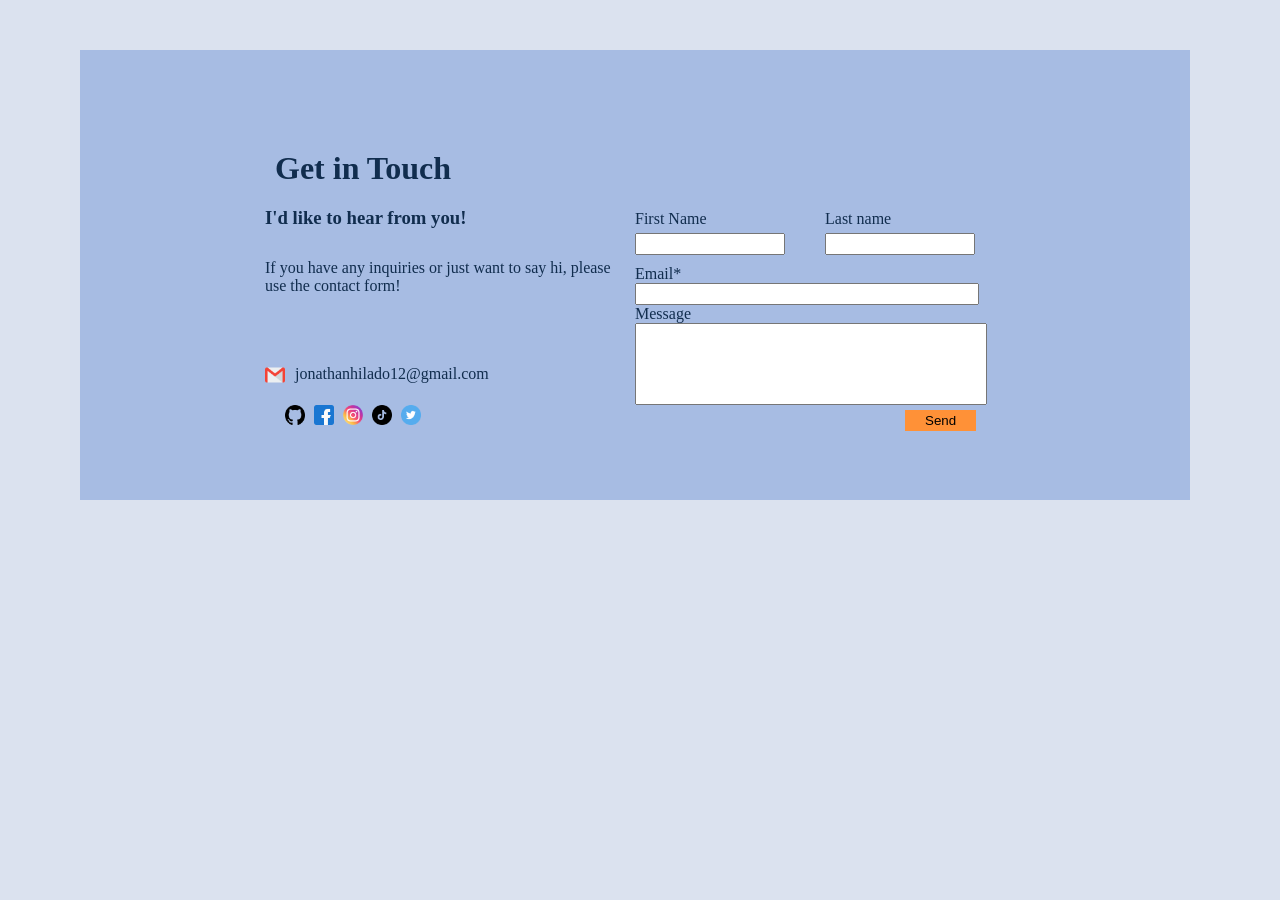
<file: Hilado_PersonalProfile/contact.html>
<!DOCTYPE html>
<html lang="en">
<head>
    <meta charset="UTF-8">
    <meta name="viewport" content="width=device-width, initial-scale=1.0">
    <title>Document</title>
    <link rel="stylesheet" href="contact-style.css">
</head>
<body>
    <main class="main-container">
        <div class="container">
            <div class="text-container">
                <h1>Get in Touch</h2>
                <h3>I'd like to hear from you!</h4>
                <article> If you have any inquiries or just want to
                    say hi, please use the contact form!
                </article>
                <div class="email-part">
                    <img class="icons" src="icons/email.png" alt="">
                    <span>jonathanhilado12@gmail.com</span>
                </div>
                <div class="other-contacts">
                    <a href="https://blogs.mtdv.me/blog/posts/QW3ueUMvWE">
                        <img class="icons" src="icons/github.png" alt="">
                    </a>
                    <a href="https://www.facebook.com/jonathan.hilado.923">
                        <img class="icons" src="icons/facebook.png" alt="">
                    </a>
                    <a href="https://r.mtdv.me/watch?v=fv9j914Duw">
                        <img class="icons" src="icons/instagram.png" alt="">
                    </a>
                    <a href="https://r.mtdv.me/watch?v=DyCuS75dq7">
                        <img class="icons" src="icons/tiktok.png" alt="">
                    </a>
                    <a href="https://r.mtdv.me/watch?v=DyCuS75dq7">
                        <img class="icons" src="icons/twitter.png" alt="">
                    </a>
                </div>
            </div>
            <div class="fill-up">
                <div class="input-title">
                    <label for="first-name">First Name</label>
                    <label for="last-name">Last name</label>
                </div>
                <div class="name-box">
                    <input type="text" id="first-name" name="first-name" >  
                    <input type="text" id="last-name" name="last-name">
                </div>
                <label for="email">Email*</label>
                <input type="text" id="email" name="email">
                <label for="message">Message</label>
                <textarea name="message" id="message"></textarea>
                <button id="sendBtn">Send</button>
            </div>
        </div>
    </main>
    <script src="script.js"></script>
</body>
</html>
</file>
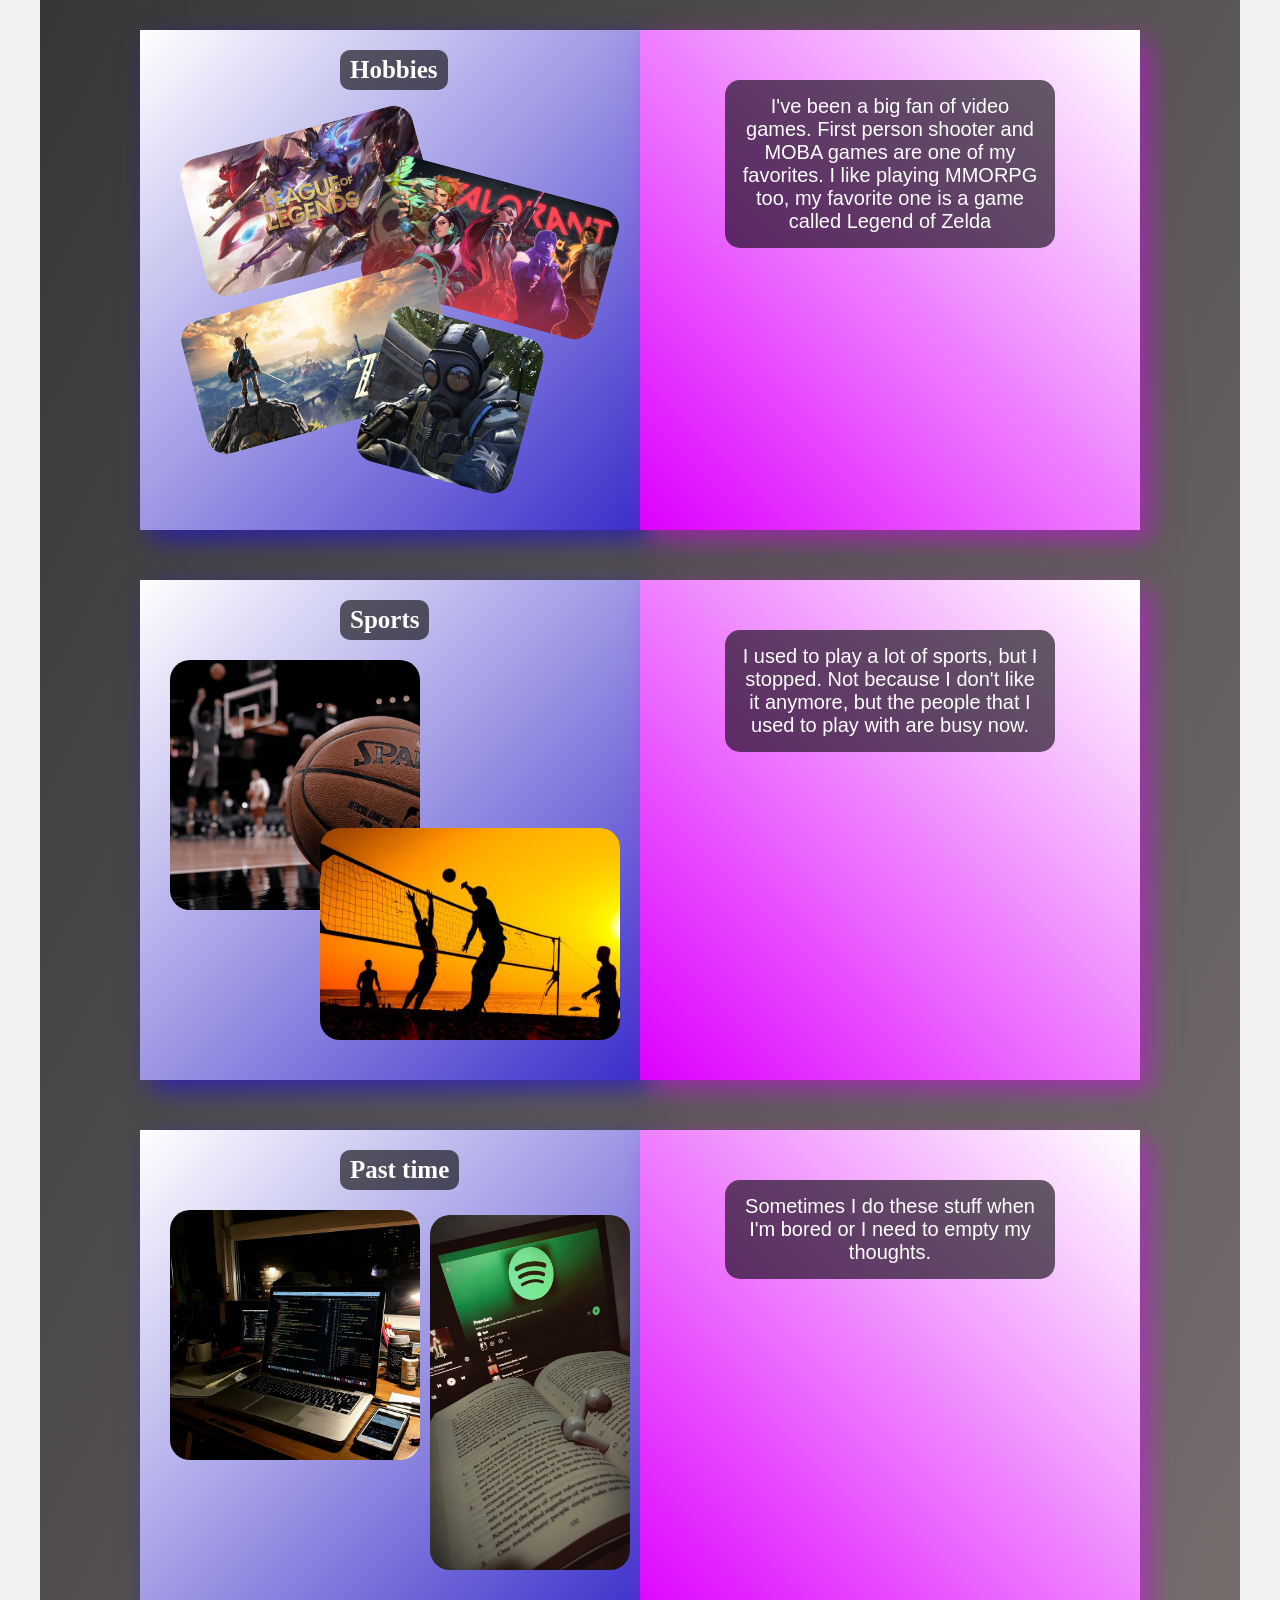
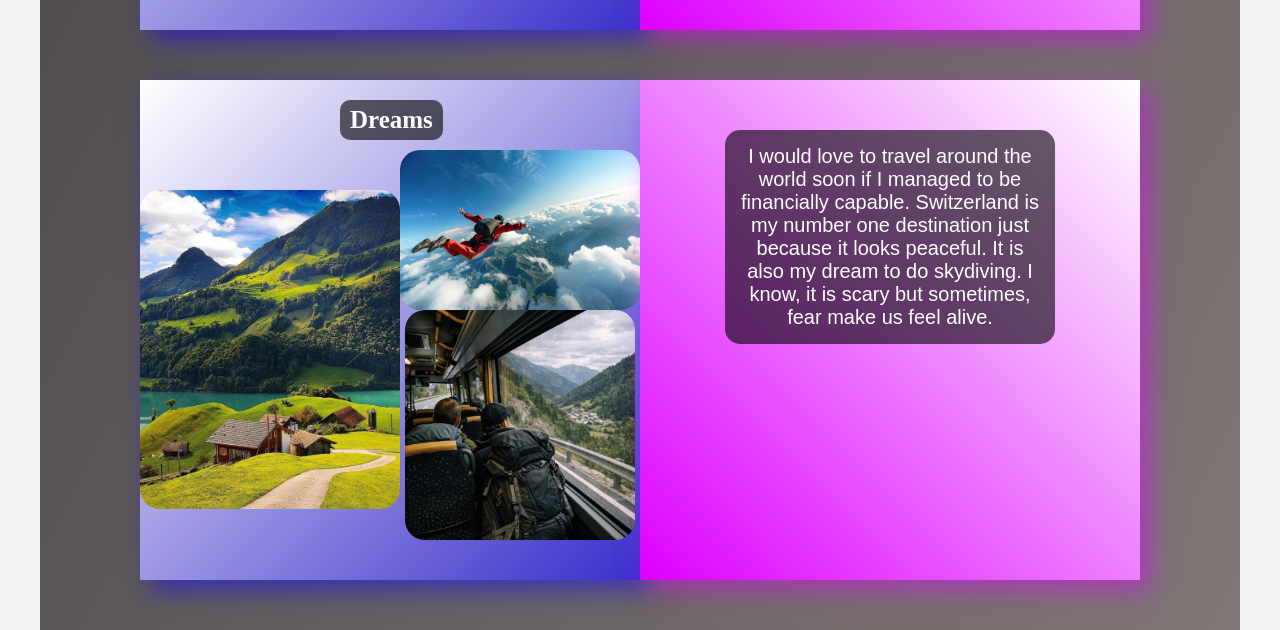
<file: Hilado_PersonalProfile/more-about-me.html>
<!DOCTYPE html>
<html lang="en">
<head>
    <meta charset="UTF-8">
    <meta name="viewport" content="width=device-width, initial-scale=1.0">
    <title>Document</title>
    <link rel="stylesheet" href="style.css">
</head>
<body class="more">
    <div class="container-1">
        <div class="subpart reveal">
            <div class="image-content">
                <h3 class="subtitle" id="subtitle-1">Hobbies</h3>
                <img class="images" id="league" src="images/league.jpg" alt="">
                <img class="images" id="csgo" src="images/csgo.jpg" alt="">
                <img class="images" id="zelda" src="images/zelda.jpg" alt="">
                <img class="images" id="valorant" src="images/valorant.jpg" alt="">
            </div>
            <div class="text-content">
                <article >
                    I've been a big fan of video games.
                    First person shooter and MOBA games
                    are one of my favorites. I like playing
                    MMORPG too, my favorite one is a game 
                    called Legend of Zelda

                </article>
            </div>
        </div>
        <div class="subpart reveal">
            <div class="image-content">
                <h3 class="subtitle" id="subtitle-1">Sports</h3>
                <img class="images" id="basketball" src="images/basketball.jpg" alt="">
                <img class="images" id="volleyball" src="images/volleyball.jpg" alt="">
            </div>
            <div class="text-content">
                <article>
                    I used to play a lot of sports, but I 
                    stopped. Not because I don't like it
                    anymore, but the people that I used to 
                    play with are busy now.
                </article>
            </div>
        </div>
        <div class="subpart reveal">
            <div class="image-content">
                <h3 class="subtitle" id="subtitle-1">Past time</h3>
                <img class="images" id="programming" src="images/programming.jpg" alt="">
                <img class="images" id="music" src="images/music.jpg" alt="">
            </div>
            <div class="text-content">
                <article>
                    Sometimes I do these stuff when I'm bored
                    or I need to empty my thoughts.
                </article>
            </div>
        </div>
        <div class="subpart reveal">
            <div class="image-content">
                <h3 class="subtitle" id="subtitle-1">Dreams</h3>
                <img class="images" id="switzerland" src="images/switzerland.jpg" alt="">
                <img class="images" id="skydive" src="images/skydiving.jpg" alt="">
                <img class="images" id="travel" src="images/travel-1.jpg" alt="">
            </div>
            <div class="text-content">
                <article>
                    I would love to travel around the world soon if I 
                    managed to be financially capable. Switzerland is
                    my number one destination just because it looks peaceful.
                    It is also my dream to do skydiving. I know, it is scary but
                    sometimes, fear make us  feel alive. 
                </article>
            </div>
        </div>

    </div>
    <script src="script.js"></script>
</body>
</html>
</file>
<file: Hilado_PersonalProfile/contact-style.css>
*{
    margin: 0;
    padding: 0;
}

body{
    background:  rgb(219, 226, 239);
    color: rgb(17, 45, 78);
}


.main-container{
    background-color: rgb(167, 188, 227);
    width: 1110px;
    height: 450px;
    margin: 50px 0px 0px 80px;
    
    display: flex;
    justify-content: center;
    align-items: center;

}

.container{
    display: grid;
    grid-template-columns: 1fr 1fr;
    width: 800px;
    height: 370px;
}

h1{
    margin: 60px 0px 20px 40px;
    color: 3F72AF;
}

h3{
    margin: 0px 0px 30px 30px;
}

article{
    margin: 0px 0px 70px 30px;
}

.icons{
    width: 20px;
    margin-right: 5px;
}

.icons:hover{
    cursor: pointer;
}

.email-part{
    display: grid;
    grid-template-columns: 30px 1fr;
    margin-left: 30px;
    margin-bottom: 20px;
}

.other-contacts{
    margin-left: 50px;
}


.input-title{
    display: grid;
    grid-template-columns: 150px 150px;
    grid-gap: 40px;
    margin-top: 120px;
}

.name-box{
    display: grid;
    grid-template-columns: 150px 150px;
    grid-gap: 40px;
    margin-top: 5px;
    margin-bottom: 10px
}

#first-name, #last-name, #email{
    outline: none;
    height: 18px;
}

label{
    display: block;
}

#email, #message{
    width: 340px;
}

#message{
    display: block;
    margin-bottom: 5px;
    height: 70px;
    outline: none;
    padding: 5px;
    resize: none;
}

#sendBtn{
    background-color: rgb(255, 145, 55);
    border: none;
    margin-left: 270px;
    padding: 3px 20px;
}

#sendBtn:hover{
    cursor: pointer;
    background-color: rgba(255, 145, 55, 0.651);
}

#sendBtn:active{
    cursor: pointer;
    background-color: rgb(255, 204, 77);
}

a{
    text-decoration: none;
}


@media (max-width: 768px){
    .main-container{
        background-color: rgb(167, 188, 227);
        width: 700px;
        height: 450px;
        margin: 50px 40px 0px 30px;
        
        display: flex;
        justify-content: center;
        align-items: center;
    }

    .container{
        display: grid;
        grid-template-columns: 1fr 1fr;
        width: 700px;
        height: 370px;
    }

    .fill-up{
        padding-right: 10px;
    }
}

@media (max-width: 500px){
    .main-container{
        background-color: rgb(167, 188, 227);
        width: 470px;
        height: 480px;
        margin: 30px 20px 0px 20px;
        
        display: flex;
        justify-content: center;
        align-items: center;
    }

    .container{
        display: grid;
        grid-template-columns: 1fr 1fr;
        width: 460px;
        height: 370px;
    }

    h1{
        margin: 30px 0px 20px 30px;
        color: 3F72AF;
        font-size: 25px;
    }

    h3{
        margin: 0px 0px 30px 30px;
        font-size: 18px;
    }

    article{
        margin: 0px 0px 60px 30px;
        font-size: 14px;
    }

    .icons{
        width: 20px;
        margin-right: 5px;
    }

    .email-part{
        display: grid;
        grid-template-columns: 30px 1fr;
        margin-left: 10px;
        margin-bottom: 30px;
        font-size: 14px;
    }

    .other-contacts{
        margin-left: 30px;
    }

    .fill-up{
        padding-left: 5px;
    }

    .input-title{
        display: grid;
        grid-template-columns: 115px 115px;
        grid-gap: 10px;
        margin-top: 90px;
    }

    .name-box{
        display: grid;
        grid-template-columns: 115px 115px;
        grid-gap: 10px;
        margin-top: 5px;
        margin-bottom: 10px
    }

    #first-name, #last-name, #email{
        outline: none;
        height: 16px;
    }

    label{
        display: block;
        font-size: 14px;
    }

    #email, #message{
        width: 230px;
        margin-bottom: 5px;
    }

    #message{
        display: block;
        margin-bottom: 5px;
        height: 70px;
        outline: none;
        padding: 5px;
        resize: none;
    }

    #sendBtn{
        background-color: rgb(255, 145, 55);
        border: none;
        margin-left: 170px;
        padding-top: 5px;
        font-size: 12px;
    }
}
</file>
<file: Hilado_PersonalProfile/style.css>
*{
    margin: 0;
    padding: 0;
    
}

h2{
    padding-bottom: 10px;
}

body.homepage {
    min-height: 100vh;
    background: linear-gradient(
        to top,
        rgb(199, 113, 28),
        rgb(245, 222, 187)
    );
    font-family: Arial;
}

footer{
    background-color: rgba(0, 0, 0, 0.393);
    color: white;
}

.footer-container{
    height: 150px;
    margin: 30px 50px 0 250px;
    padding: 40px 60px;
    display: grid;
    grid-template-columns: 200px 200px 200px;
    justify-content: space-around;
}

.menu-content,
.services-content,
.contact-us-content{
    display: block;
    padding-bottom: 10px;
}

.menu-content:hover,
.services-content:hover,
.contact-us-content:hover{
    cursor: pointer;
    text-decoration: underline;
}

body.about-me{
    min-height: 100vh;
    background: linear-gradient(
        to top,
        rgb(46, 124, 158),
        white
    );
    font-family: Arial;
} 


body.homepage .profile-holder{
    background-color: rgb(198, 140, 30);
    position: fixed;
    top: 0;
    width: 200px;
    height: 200px;
}

body.homepage .my-profile{
    border-radius: 90px;
    box-shadow: 1px 6px 25px -1px #f3f5f1;
    margin-top: 5px;
    margin-left: 5px;
    width: 190px;
    height: 140px
}

body.homepage .sidebar{
    background: linear-gradient(
        to bottom,
        rgb(198, 140, 30),
        rgb(100, 70, 20)
    );
    position: fixed;
    width: 200px;
    bottom: 0;
    top: 200px;
    z-index: 100;
}

body.homepage .navigation p{
    color:white;
}

body.about-me .profile-holder{
    background-color: rgb(56, 196, 243);
    position: fixed;
    top: 0;
    width: 200px;
    height: 200px;
}


body.about-me .my-profile{
    border-radius: 90px;
    box-shadow: 1px 6px 25px -1px #000000;
    margin-top: 5px;
    margin-left: 5px;
    width: 190px;
    height: 140px
}


body.about-me .sidebar{
    background: linear-gradient(
        rgb(56, 196, 243),
        rgb(32, 32, 32)
    );
    position: fixed;
    width: 200px;
    bottom: 0;
    top: 200px;
    z-index: 100;
}

body.about-me .navigation p{
    color:white;
}

.navigation{
    align-items: center;
    display: flex;
    flex-direction: column;
    justify-content: space-between;
    padding-top: 30px;
    width: 200px;
    height: 100px;
}

.navigation p:hover{
    text-decoration: underline;
}

#home, #about, #skills, #contacts{
    cursor: pointer;
}

body.homepage .image-container{
    display: grid;
    position: relative;
    grid-template-columns: 500px 500px;
    margin-left: 220px;
    margin-top: 50px;
}

body.about-me .image-container{
    width: 900px;
    position: relative;
    margin-top: 50px;
    margin-left: 290px;
}

body.homepage .home-image{
    border-radius: 0px 120px 0px 120px;
    width: 500px;
}

body.about-me .home-image{
    border-radius: 0px 120px 0px 120px;
    width: 100%;
}

body.homepage .text-container{
    display: grid;
    grid-template-rows: 1fr 1fr;
}

body.homepage .pogi-container{
    position: relative;
}

body.homepage .message-1{
    background-color: rgba(0, 0, 0, 0.283);
    border-radius: 10px;
    color: white;
    padding: 15px;
    width: fit-content;
    margin-top: 70px;
    margin-left: 30px;
    width: 300px;
    height: 120px;
}


body.homepage .quote{
    background-color: rgba(0, 0, 0, 0.283);
    border-radius: 10px;
    color: white;
    padding: 15px;
    margin-left: 60px;
    width: 200px;
    height: 120px;
}

body.about-me .message-2{
    background-color: rgba(0, 0, 0, 0.384);
    border-radius: 10px;
    color: white;
    padding: 15px;
    position: absolute;
    top: 100px;
    left: 60px;
    width: 300px;
}


.popupBtn{
    background-color: #d98837;
    border-radius: 10px;
    border: none;
    padding: 5px 10px;
    font-size: 16px;
    cursor: pointer;
    position: absolute;
    top: 100px;
    right: 380px;
    z-index: 100;
}

.popup {
    display: none;
    position: fixed;
    inset: 0;
    background-color: rgba(0, 0, 0, 0.5);
    z-index:101;
}

.popup-content {
    background-color: white;
    width: 300px;
    padding: 30px;
    margin: 15% auto;
    border-radius: 10px;
    position: relative;
    z-index: 102;
}

#closeBtn {
    position: absolute;
    top: 10px;
    right: 15px;
    font-size: 25px;
    cursor: pointer;
}


body.about-me #click-me{
    background-color: rgb(19, 250, 19);
    border-radius: 10px 10px 10px 0;
    border-width: 0;
    color: rgb(18, 18, 18);
    padding: 5px;
    position: absolute;
    bottom: 190px;
    right: 350px;
    width: 70px;
    z-index: 100;
}

body.about-me #click-me:hover{
    cursor: pointer;
    text-decoration: underline;
}

body.more{
    margin: 0;
    padding: 0;
    min-height: 100vh;

    display: flex;
    justify-content: center;

    background: #f2f2f2;
}

body.more .container-1{
    align-items: center;
     background: linear-gradient(
        to bottom right,
        rgba(0, 0, 0, 0.772),
        rgb(128, 118, 118)
    );
    box-sizing: border-box;
    display: flex;
    flex-direction: column;
    padding-top: 30px;
    width: 100%;
    max-width: 1200px;
}

body.more .subpart{
    display: grid;
    grid-template-columns: 500px 500px;
    height: 500px;
    margin-bottom: 50px;
}

body.more .image-content{
    position: relative;
    background: linear-gradient(
        to left top,
        rgb(58, 47, 202),
        white
    );
    box-shadow: 10px 10px 25px rgba(17, 0, 255, 0.5);
}

body.more .subtitle{
    background-color: rgba(0, 0, 0, 0.6);
    border-radius: 10px;
    padding: 6px 10px;
    color: white
}

body.more #subtitle-1{
    position: absolute;
    top: 20px;
    left: 200px;
    font-size: 25px;
}

body.more .images{
    border-radius: 20px;
    width: 240px;
}

body.more #valorant{
    position: absolute;
    top: 150px;
    right:30px;
    transform: rotate(15deg);
}
body.more #csgo{
    position: absolute;
    width: 160px;
    bottom: 50px;
    left:230px;
    z-index: 2;
    transform: rotate(15deg);
}
body.more #league{
    position: absolute;
    top: 100px;
    left:50px;
    transform: rotate(-15deg);
}
body.more #zelda{
    position: absolute;
    width: 260px;
    top: 260px;
    left:50px;
    transform: rotate(-15deg);
    z-index: 1;
}

body.more #basketball{
    position: absolute;
    width: 250px;
    top: 80px;
    left:30px;
    z-index: 1;
}

body.more #volleyball{
    position: absolute;
    width: 300px;
    bottom: 40px;
    right: 20px;
    z-index: 1;
}

body.more #programming{
    position: absolute;
    width: 250px;
    top: 80px;
    left:30px;
    z-index: 1;
}

body.more #music{
    position: absolute;
    width: 200px;
    bottom: 60px;
    right: 10px;
    z-index: 1;
}

body.more #switzerland{
    position: absolute;
    width: 260px;
    top: 110px;
    left: 0;
    z-index: 1;
}

body.more #skydive{
    position: absolute;
    width: 240px;
    top: 70px;
    right:0;
    z-index: 1;
}

body.more #travel{
    position: absolute;
    width: 230px;
    bottom: 40px;
    right: 5px;
    z-index: 1;
}

body.more .text-content{
     background: linear-gradient(
        to right top,
        rgb(221, 0, 255),
        white
    );
    box-shadow: 10px 10px 25px rgba(221, 0, 255, 0.5);
    display: flex;
    align-items: flex-start;
    justify-content: center;
    z-index: 1;
}

article{
    font-family: Arial, Helvetica, sans-serif;
    background-color: rgba(0, 0, 0, 0.6);
    border-radius: 15px;;
    color: white;
    font-size: 20px;
    margin-top: 50px;
    padding: 15px;
    width: fit-content;
    max-width: 300px;
    text-align: center;
}

/*
    Tablet
*/

@media (max-width: 768px){

    body.homepage .image-container{
        grid-template-columns: 180px 300px;
        margin-left: 200px;
    }

    body.homepage .pogi-container{
        position: relative;
    }
    body.homepage .home-image{
        border-radius: 0 30px 0 30px;
        width: 300px;;
    }

    body.homepage .message-1{
        margin-top: 0;
        margin-bottom: 10px;
        width: fit-content;
        font-size: 12px;
    }
    
    body.homepage .quote{
        margin-left: 20px;
        width: fit-content;
        font-size: 12px;
    }

    body.homepage .popupBtn{
        font-size: 12px;
        top: 50px;
        right: 180px;
        position: absolute;

    }

    /*
        about-me
    */


    body.about-me .image-container{
        width: 520px;
        margin-left: 215px;
        margin-top: 100px;
    }

    body.about-me .home-image{
        border-radius: 0 30px 0 30px;
    }

    body.about-me .message-2{
        font-size: 16px;
        left: 0;
        top: 40px;
    }

    body.about-me #click-me{
        height: 25px;
        font-size: 14px;
        bottom: 120px;
        right: 170px;
    }

    /*
        more...    
    */

    body.more .subpart{
        grid-template-columns: 350px 350px;
        height: 350px;
    }

    body.more #subtitle-1{
        font-size: 16px;
        left: 140px;
    }

    body.more .images{
        width: 150px;
    }

    body.more #league{
        top: 70px;
        left: 30px;
    }

    body.more #valorant{
        top: 100px;
    }

    body.more #csgo{
        width: 110px;
        left: 150px;
        top: 190px;
    }

    body.more #zelda{
        width: 160px;
        left: 30px;
        top: 170px
    }

    body.more #basketball{
        width: 170px;
        top: 70px;
        left: 30px;
    }

    body.more #volleyball{
        width: 200px;
        left: 120px;
        bottom: 20px;
    }

    body.more #music{
        width: 150px;
        top: 60px;
        right: 20px;
    }

    body.more #programming{
        width: 160px;
        left: 10px;
    }

    body.more #travel{
        width: 150px;
        right: 20px;
        bottom: 20px;
    }

    body.more #switzerland{
        width: 170px;
        left: 10px;
        top: 70px;
    }

    body.more #skydive{
        width: 160px;
        top: 70px;
        right: 10px;
    }

    body.more article{
        font-size: 16px;
    } 
}


/*
    Mobile
*/

@media (max-width: 500px){

    body.homepage .profile-holder{
        width: 150px;
    }

    body.homepage .my-profile{
        width: 140px;
        height: 100px;
    }

    body.homepage .sidebar{
        width: 150px;
    }  

    body.homepage .navigation{
        padding: 0;
        justify-content: center;
        font-size: 12px;
    }

    body.homepage .image-container{
        grid-template-columns: 100px 200px;
        margin-top: 80px;
        margin-left: 160px;
    }

    body.homapage .pogi-container{
        position: relative;
    }

    body.homepage .home-image{
        border-radius: 0 30px 0 30px;
        width: 200px;
    }

    body.homepage .message-1{
        margin: 0;
        width: 80px;
        font-size: 10px;
    }
    
    body.homepage .quote{
        margin-left: 0;
        width: 70px;
        font-size: 10px;
    }

    body.homepage .popupBtn{
        font-size: 10px;
        top: 50px;
        right: 140px;
        position: absolute;
    }

    /*
        about-me
    */

    body.about-me .profile-holder{
        width: 150px;
    }

    body.about-me .my-profile{
        width: 140px;
        height: 100px;
    }

    body.about-me .sidebar{
        width: 150px;
    }  

    body.about-me .navigation{
        padding: 0;
        justify-content: center;
        font-size: 12px;
    }

    body.about-me .image-container{
        width: 340px;
        margin-left: 150px;
    }

    body.about-me .home-image{
        border-radius: 0 30px 0 30px;
    }

    body.about-me .message-2{
        font-size: 10px;
        left: 0;
        top: 40px;
    }

    body.about-me #click-me{
        height: 20px;
        font-size: 10px;
        top: 100px;
        right: 80px;
    }

    /*
        more...    
    */

    body.more .subpart{
        grid-template-columns: 250px 250px;
        height: 300px;
    }

    body.more #subtitle-1{
        font-size: 12px;
        left: 100px;
    }

    body.more .images{
        width: 120px;
    }

    body.more #league{
        top: 60px;
        left: 30px;
    }

    body.more #valorant{
        top: 100px;
    }

    body.more #csgo{
        width: 90px;
        left: 100px;
        top: 180px;
    }

    body.more #zelda{
        width: 120px;
        left: 30px;
        top: 150px
    }

    body.more #basketball{
        width: 130px;
        top: 50px;
        left: 30px;
    }

    body.more #volleyball{
        width: 150px;
        left: 80px;
    }

    body.more #music{
        width: 100px;
        left: 140px;
    }

    body.more #programming{
        width: 110px;
        left: 20px;
    }

    body.more #travel{
        width: 110px;
        left: 130px;
        top: 150px;
    }

    body.more #switzerland{
        width: 120px;
        left: 10px;
        top: 70px;
    }

    body.more #skydive{
        width: 110px;
        top: 70px;
        left: 130px;
    }

    body.more article{
        font-size: 12px;
    } 
}
</file>
